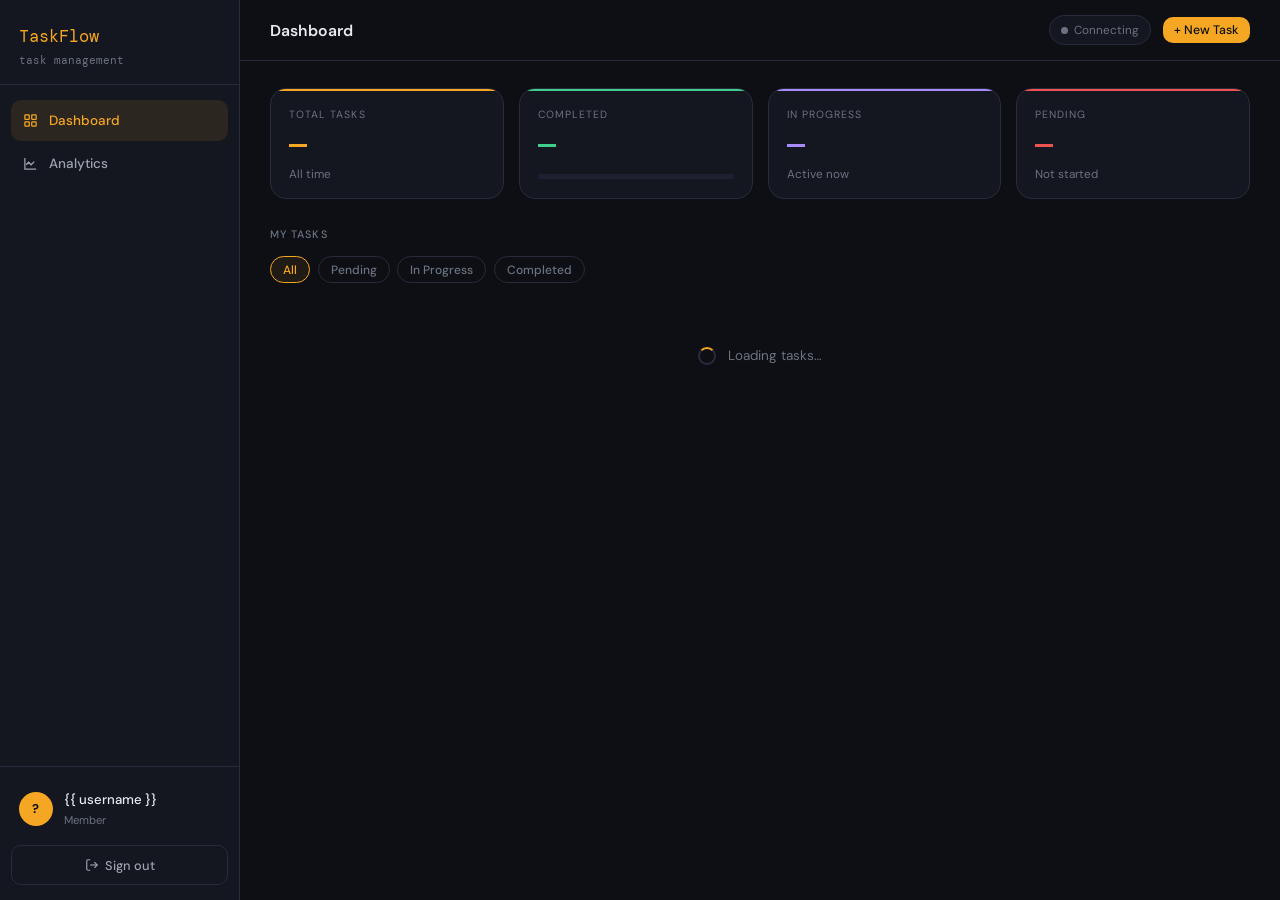
<file: templates/dashboard/index.html>
<!DOCTYPE html>
<html lang="en">
<head>
  <meta charset="UTF-8" />
  <meta name="viewport" content="width=device-width, initial-scale=1.0" />
  <title>FlowDesk — Dashboard</title>
  <link rel="stylesheet" href="/static/css/style.css" />
  <!-- Socket.IO client — must load before app.js -->
  <script src="https://cdn.socket.io/4.7.5/socket.io.min.js"></script>
</head>
<body>

<!-- ══════════════════════════════════════════════════════════
     APP SHELL
     ══════════════════════════════════════════════════════════ -->
<div class="app-shell">

  <!-- ── Sidebar ──────────────────────────────────────────── -->
  <aside class="sidebar" id="sidebar">

    <div class="sidebar-logo">
      TaskFlow
      <span>task management</span>
    </div>

    <ul class="sidebar-nav">
      <li>
        <a href="#" id="nav-dashboard" class="active"
           onclick="showSection('dashboard', this)">
          <!-- Grid icon -->
          <svg width="15" height="15" fill="none" stroke="currentColor"
               stroke-width="2" viewBox="0 0 24 24">
            <rect x="3" y="3" width="7" height="7" rx="1"/>
            <rect x="14" y="3" width="7" height="7" rx="1"/>
            <rect x="3"  y="14" width="7" height="7" rx="1"/>
            <rect x="14" y="14" width="7" height="7" rx="1"/>
          </svg>
          Dashboard
        </a>
      </li>
      <li>
        <a href="#" id="nav-analytics"
           onclick="showSection('analytics', this)">
          <!-- Chart icon -->
          <svg width="15" height="15" fill="none" stroke="currentColor"
               stroke-width="2" viewBox="0 0 24 24">
            <path d="M3 3v18h18"/>
            <path d="M18 9l-5 5-4-4-4 4"/>
          </svg>
          Analytics
        </a>
      </li>
    </ul>

    <div class="sidebar-footer">
      <div class="sidebar-user">
        <!-- Avatar shows first letter of username -->
        <div class="avatar" id="user-avatar">?</div>
        <div>
          <div class="sidebar-username">{{ username }}</div>
          <div class="sidebar-role">Member</div>
        </div>
      </div>
      <button class="btn btn-ghost" style="width:100%;font-size:0.85rem;"
              onclick="logout()">
        <!-- Logout icon -->
        <svg width="14" height="14" fill="none" stroke="currentColor"
             stroke-width="2" viewBox="0 0 24 24">
          <path d="M9 21H5a2 2 0 01-2-2V5a2 2 0 012-2h4"/>
          <polyline points="16 17 21 12 16 7"/>
          <line x1="21" y1="12" x2="9" y2="12"/>
        </svg>
        Sign out
      </button>
    </div>

  </aside>

  <!-- ── Main Content ─────────────────────────────────────── -->
  <main class="main-content">

    <!-- Top Bar -->
    <div class="topbar">
      <div class="topbar-left">
        <!-- Hamburger for mobile -->
        <button class="menu-toggle" onclick="toggleSidebar()"
                aria-label="Toggle menu">
          <svg width="18" height="18" fill="none" stroke="currentColor"
               stroke-width="2" viewBox="0 0 24 24">
            <line x1="3" y1="12" x2="21" y2="12"/>
            <line x1="3" y1="6"  x2="21" y2="6"/>
            <line x1="3" y1="18" x2="21" y2="18"/>
          </svg>
        </button>
        <span class="topbar-title" id="page-title">Dashboard</span>
      </div>
      <div class="topbar-right">
        <!-- WebSocket live status dot -->
        <div class="ws-status">
          <div class="ws-dot" id="ws-dot"></div>
          <span id="ws-label">Connecting</span>
        </div>
        <button class="btn btn-primary btn-sm" onclick="openModal()">
          + New Task
        </button>
      </div>
    </div>

    <!-- Page Body -->
    <div class="page-body">

      <!-- ════════════════════════════════════════════════════
           DASHBOARD SECTION
           ════════════════════════════════════════════════════ -->
      <section id="section-dashboard">

        <!-- Stat cards -->
        <div class="stats-grid">
          <div class="stat-card amber">
            <div class="stat-label">Total Tasks</div>
            <div class="stat-value" id="stat-total">—</div>
            <div class="stat-sub">All time</div>
          </div>
          <div class="stat-card green">
            <div class="stat-label">Completed</div>
            <div class="stat-value" id="stat-completed">—</div>
            <div class="progress-wrap">
              <div class="progress-fill" id="stat-progress"
                   style="width:0%"></div>
            </div>
          </div>
          <div class="stat-card purple">
            <div class="stat-label">In Progress</div>
            <div class="stat-value" id="stat-inprogress">—</div>
            <div class="stat-sub">Active now</div>
          </div>
          <div class="stat-card red">
            <div class="stat-label">Pending</div>
            <div class="stat-value" id="stat-pending">—</div>
            <div class="stat-sub">Not started</div>
          </div>
        </div>

        <!-- Task list header + filters -->
        <div class="section-header">
          <span class="section-title">My Tasks</span>
          <span id="task-count-label"
                style="font-size:0.8rem;color:var(--text-muted);"></span>
        </div>

        <div class="task-filters">
          <button class="filter-btn active"
                  onclick="applyFilter('all', this)">All</button>
          <button class="filter-btn"
                  onclick="applyFilter('pending', this)">Pending</button>
          <button class="filter-btn"
                  onclick="applyFilter('in_progress', this)">In Progress</button>
          <button class="filter-btn"
                  onclick="applyFilter('completed', this)">Completed</button>
        </div>

        <!-- Tasks render here -->
        <div id="task-list" class="task-list">
          <div class="loading-state">
            <div class="spinner"></div>
            Loading tasks…
          </div>
        </div>

      </section>

      <!-- ════════════════════════════════════════════════════
           ANALYTICS SECTION
           ════════════════════════════════════════════════════ -->
      <section id="section-analytics" style="display:none;">

        <div class="section-header" style="margin-bottom:1.25rem;">
          <span class="section-title">Analytics Overview</span>
          <button class="btn btn-ghost btn-sm" onclick="loadAnalytics()">
            ↺ Refresh
          </button>
        </div>

        <!-- Priority distribution -->
        <div class="priority-bar" id="priority-bar">
          <div class="priority-bar-label">Priority Distribution</div>
          <div class="priority-pill high">
            <div class="dot"></div>
            <span id="ana-high">0</span> High
          </div>
          <div class="priority-pill medium">
            <div class="dot"></div>
            <span id="ana-medium">0</span> Medium
          </div>
          <div class="priority-pill low">
            <div class="dot"></div>
            <span id="ana-low">0</span> Low
          </div>
        </div>

        <!-- Analytics stat cards -->
        <div class="stats-grid">
          <div class="stat-card amber">
            <div class="stat-label">Productivity Score</div>
            <div class="stat-value" id="ana-score">—</div>
            <div class="stat-sub">Weighted completion</div>
          </div>
          <div class="stat-card green">
            <div class="stat-label">Completion Rate</div>
            <div class="stat-value" id="ana-pct">—</div>
            <div class="progress-wrap">
              <div class="progress-fill" id="ana-progress"
                   style="width:0%"></div>
            </div>
          </div>
          <div class="stat-card blue">
            <div class="stat-label">Total Tasks</div>
            <div class="stat-value" id="ana-total">—</div>
            <div class="stat-sub">All time</div>
          </div>
        </div>

        <!-- Daily trend -->
        <div class="section-title" style="margin:1.5rem 0 0.75rem;">
          Daily Task Trend (last 7 days)
        </div>
        <div id="trend-table" class="trend-table">
          <div class="loading-state">
            <div class="spinner"></div>
            Loading trend…
          </div>
        </div>

      </section>

    </div><!-- /page-body -->
  </main>

</div><!-- /app-shell -->

<!-- ════════════════════════════════════════════════════════════
     ADD / EDIT TASK MODAL
     ════════════════════════════════════════════════════════════ -->
<div class="modal-overlay" id="modal-overlay"
     onclick="closeModalOnOutside(event)">
  <div class="modal">

    <div class="modal-header">
      <span class="modal-title" id="modal-title">New Task</span>
      <button class="btn-close" onclick="closeModal()" aria-label="Close">
        <svg width="18" height="18" fill="none" stroke="currentColor"
             stroke-width="2" viewBox="0 0 24 24">
          <line x1="18" y1="6"  x2="6"  y2="18"/>
          <line x1="6"  y1="6"  x2="18" y2="18"/>
        </svg>
      </button>
    </div>

    <!-- Modal alert (inline error messages) -->
    <div id="modal-alert" class="alert"></div>

    <div class="form-group">
      <label for="t-title">Title *</label>
      <input type="text" id="t-title"
             placeholder="What needs to be done?" maxlength="200" />
    </div>

    <div class="form-group">
      <label for="t-desc">Description</label>
      <textarea id="t-desc"
                placeholder="Optional details…" maxlength="2000"></textarea>
    </div>

    <div class="form-row">
      <div class="form-group">
        <label for="t-priority">Priority</label>
        <select id="t-priority">
          <option value="low">Low</option>
          <option value="medium" selected>Medium</option>
          <option value="high">High</option>
        </select>
      </div>
      <div class="form-group">
        <label for="t-status">Status</label>
        <select id="t-status">
          <option value="pending" selected>Pending</option>
          <option value="in_progress">In Progress</option>
          <option value="completed">Completed</option>
        </select>
      </div>
    </div>

    <div class="modal-footer">
      <button class="btn btn-ghost" onclick="closeModal()">Cancel</button>
      <button class="btn btn-primary" id="save-btn"
              style="width:auto;padding:0.7rem 1.5rem;"
              onclick="saveTask()">
        Save Task
      </button>
    </div>

  </div>
</div>

<!-- Toast container — toasts are injected here by JS -->
<div id="toast-container"></div>

<!-- Main app script -->
<script src="/static/js/app.js"></script>

</body>
</html>
</file>
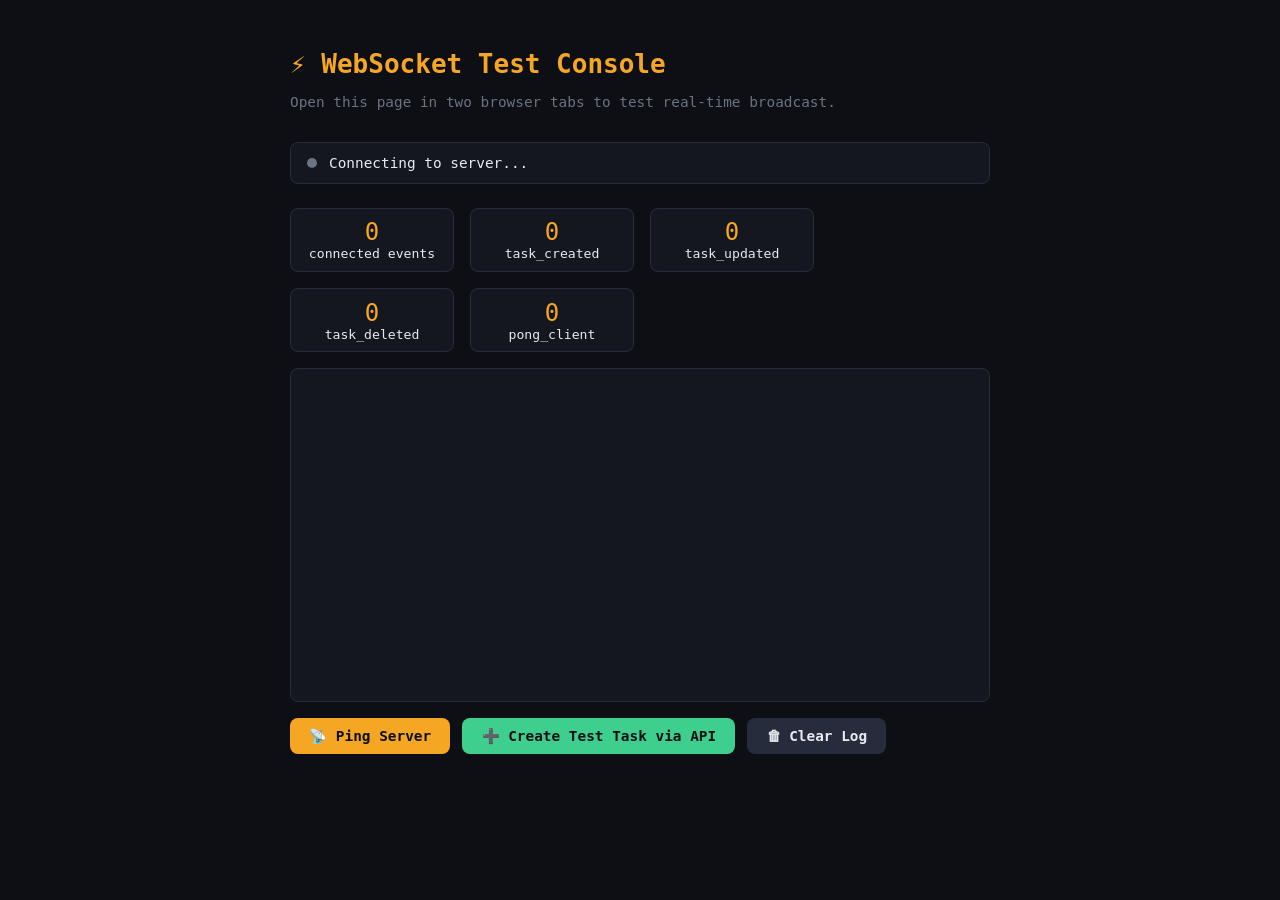
<file: templates/test_socket.html>
<!DOCTYPE html>
<html lang="en">
<head>
  <meta charset="UTF-8" />
  <title>FlowDesk — WebSocket Test</title>
  <style>
    body { font-family: monospace; background: #0d0f14; color: #e8eaf0;
           padding: 2rem; max-width: 700px; margin: 0 auto; }
    h1   { color: #f5a623; margin-bottom: 0.5rem; }
    .sub { color: #6b7280; margin-bottom: 2rem; font-size: 0.9rem; }

    .status-bar {
      display: flex; align-items: center; gap: 0.75rem;
      background: #141720; border: 1px solid #272c3d;
      padding: 0.75rem 1rem; border-radius: 8px; margin-bottom: 1.5rem;
    }
    .dot { width: 10px; height: 10px; border-radius: 50%; background: #6b7280;
           transition: all 0.3s; flex-shrink: 0; }
    .dot.connected { background: #3ecf8e; box-shadow: 0 0 8px #3ecf8e; }
    .dot.error      { background: #f05252; box-shadow: 0 0 8px #f05252; }
    #status-text { font-size: 0.9rem; }

    .log-box {
      background: #141720; border: 1px solid #272c3d;
      border-radius: 8px; padding: 1rem;
      height: 300px; overflow-y: auto;
      margin-bottom: 1rem;
    }
    .log-entry { padding: 0.3rem 0; border-bottom: 1px solid #1c2030;
                 font-size: 0.85rem; }
    .log-entry:last-child { border-bottom: none; }
    .log-entry.info    { color: #60a5fa; }
    .log-entry.success { color: #3ecf8e; }
    .log-entry.event   { color: #f5a623; }
    .log-entry.error   { color: #f05252; }

    .btn-row { display: flex; gap: 0.75rem; flex-wrap: wrap; }
    button {
      padding: 0.6rem 1.2rem; border-radius: 8px; border: none;
      cursor: pointer; font-family: monospace; font-size: 0.9rem;
      font-weight: 600; transition: all 0.2s;
    }
    .btn-ping    { background: #f5a623; color: #0d0f14; }
    .btn-create  { background: #3ecf8e; color: #0d0f14; }
    .btn-clear   { background: #272c3d; color: #e8eaf0; }
    button:hover { opacity: 0.85; transform: translateY(-1px); }

    .event-counters {
      display: flex; gap: 1rem; margin-bottom: 1rem; flex-wrap: wrap;
    }
    .counter {
      background: #141720; border: 1px solid #272c3d;
      border-radius: 8px; padding: 0.6rem 1rem; font-size: 0.82rem;
      min-width: 130px; text-align: center;
    }
    .counter .num { font-size: 1.5rem; color: #f5a623; display: block; }
  </style>
</head>
<body>

  <h1>⚡ WebSocket Test Console</h1>
  <p class="sub">Open this page in two browser tabs to test real-time broadcast.</p>

  <!-- Connection status -->
  <div class="status-bar">
    <div class="dot" id="dot"></div>
    <span id="status-text">Connecting to server...</span>
  </div>

  <!-- Event counters -->
  <div class="event-counters">
    <div class="counter">
      <span class="num" id="cnt-connected">0</span>
      connected events
    </div>
    <div class="counter">
      <span class="num" id="cnt-created">0</span>
      task_created
    </div>
    <div class="counter">
      <span class="num" id="cnt-updated">0</span>
      task_updated
    </div>
    <div class="counter">
      <span class="num" id="cnt-deleted">0</span>
      task_deleted
    </div>
    <div class="counter">
      <span class="num" id="cnt-pong">0</span>
      pong_client
    </div>
  </div>

  <!-- Event log -->
  <div class="log-box" id="log"></div>

  <!-- Buttons -->
  <div class="btn-row">
    <button class="btn-ping" onclick="sendPing()">📡 Ping Server</button>
    <button class="btn-create" onclick="createTestTask()">➕ Create Test Task via API</button>
    <button class="btn-clear" onclick="clearLog()">🗑 Clear Log</button>
  </div>

  <!-- Socket.IO client library -->
  <script src="https://cdn.socket.io/4.7.5/socket.io.min.js"></script>

  <script>
    // ── Counters ───────────────────────────────────────────────────────────
    const counters = {
      connected: 0, created: 0, updated: 0, deleted: 0, pong: 0
    };

    function incr(key) {
      counters[key]++;
      const map = {
        connected: 'cnt-connected',
        created:   'cnt-created',
        updated:   'cnt-updated',
        deleted:   'cnt-deleted',
        pong:      'cnt-pong',
      };
      if (map[key]) document.getElementById(map[key]).textContent = counters[key];
    }

    // ── Logging ────────────────────────────────────────────────────────────
    function log(message, type = 'info') {
      const box   = document.getElementById('log');
      const entry = document.createElement('div');
      const time  = new Date().toLocaleTimeString('en-GB', { hour12: false });
      entry.className = `log-entry ${type}`;
      entry.textContent = `[${time}] ${message}`;
      box.appendChild(entry);
      // Auto-scroll to bottom
      box.scrollTop = box.scrollHeight;
    }

    function clearLog() {
      document.getElementById('log').innerHTML = '';
      log('Log cleared.', 'info');
    }

    // ── Status indicator ───────────────────────────────────────────────────
    function setStatus(text, state) {
      document.getElementById('status-text').textContent = text;
      const dot = document.getElementById('dot');
      dot.className = 'dot ' + (state || '');
    }

    // ── Socket.IO connection ───────────────────────────────────────────────
    // io() with no arguments connects to the same host that served the page.
    // transports: try WebSocket first, fall back to polling if needed.
    const socket = io({
      transports: ['websocket', 'polling']
    });

    // ── Connection events ──────────────────────────────────────────────────
    socket.on('connect', () => {
      setStatus(`Connected  (socket id: ${socket.id})`, 'connected');
      log(`✅ Socket connected — ID: ${socket.id}`, 'success');
    });

    socket.on('disconnect', (reason) => {
      setStatus('Disconnected — ' + reason, 'error');
      log(`❌ Disconnected: ${reason}`, 'error');
    });

    socket.on('connect_error', (err) => {
      setStatus('Connection error', 'error');
      log(`⚠️  Connection error: ${err.message}`, 'error');
    });

    // ── Server confirmation event ──────────────────────────────────────────
    socket.on('connected', (data) => {
      incr('connected');
      log(`📨 Server says: ${data.message}  (room: ${data.room})`, 'success');
    });

    // ── Task broadcast events ──────────────────────────────────────────────
    // These fire when ANY client creates/updates/deletes a task.

    socket.on('task_created', (task) => {
      incr('created');
      log(`🟢 task_created — ID: ${task.id} | "${task.title}" | ${task.priority} | ${task.status}`, 'event');
    });

    socket.on('task_updated', (task) => {
      incr('updated');
      log(`🟡 task_updated — ID: ${task.id} | "${task.title}" | status: ${task.status}`, 'event');
    });

    socket.on('task_deleted', (data) => {
      incr('deleted');
      log(`🔴 task_deleted — ID: ${data.id}`, 'event');
    });

    // ── Pong event ─────────────────────────────────────────────────────────
    socket.on('pong_client', (data) => {
      incr('pong');
      log(`🏓 Pong received — server status: ${data.status}`, 'info');
    });

    // ── Actions ────────────────────────────────────────────────────────────
    function sendPing() {
      socket.emit('ping_server', { from: 'test_console' });
      log('📡 Ping sent to server...', 'info');
    }

    async function createTestTask() {
      log('Calling POST /api/tasks...', 'info');
      try {
        const res = await fetch('/api/tasks', {
          method:  'POST',
          headers: { 'Content-Type': 'application/json' },
          body:    JSON.stringify({
            title:       'WebSocket test task — ' + new Date().toLocaleTimeString(),
            description: 'Created from the socket test console',
            priority:    'high',
            status:      'pending',
          }),
        });
        const data = await res.json();
        if (data.success) {
          log(`✅ Task created via REST (id=${data.data.id}) — watch for task_created event above`, 'success');
        } else {
          log(`⚠️  API error: ${data.message}`, 'error');
          log('   (Make sure you are logged in — open /auth/login first)', 'error');
        }
      } catch (err) {
        log(`❌ Fetch error: ${err.message}`, 'error');
      }
    }

    // Auto-ping every 30 seconds to keep connection alive
    setInterval(() => {
      if (socket.connected) {
        socket.emit('ping_server', { from: 'keepalive' });
      }
    }, 30000);

    log('Initialising Socket.IO connection...', 'info');
  </script>

</body>
</html>
</file>
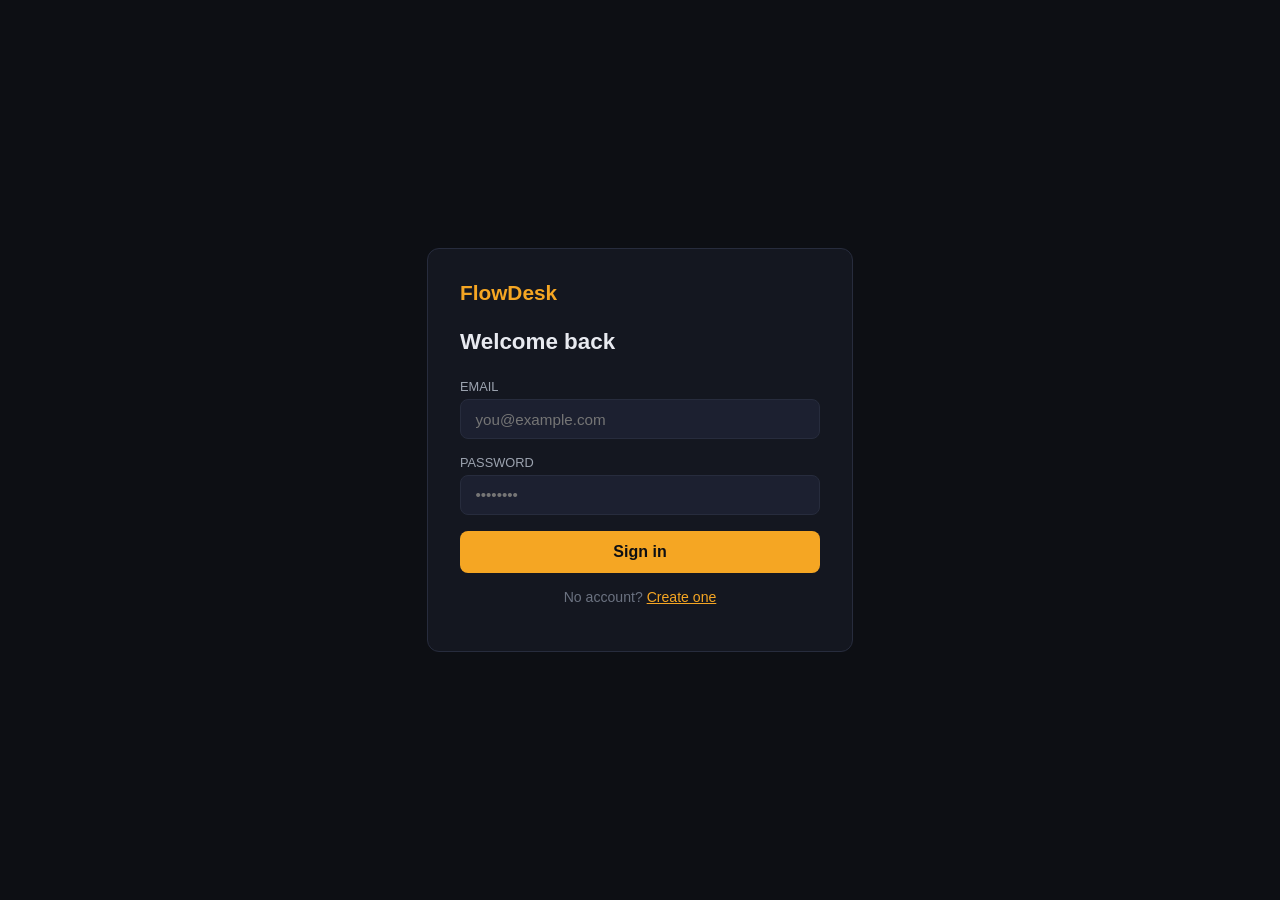
<file: templates/auth/login.html>
<!DOCTYPE html>
<html lang="en">
<head>
  <meta charset="UTF-8" />
  <meta name="viewport" content="width=device-width, initial-scale=1.0" />
  <title>FlowDesk — Login</title>
  <!-- We'll add the full CSS in the frontend step.
       For now this minimal style lets us test the route works. -->
  <style>
    body { font-family: sans-serif; display: flex; justify-content: center;
           align-items: center; min-height: 100vh; margin: 0;
           background: #0d0f14; color: #e8eaf0; }
    .card { background: #141720; padding: 2rem; border-radius: 12px;
            width: 360px; border: 1px solid #272c3d; }
    h1 { margin-bottom: 1.5rem; font-size: 1.4rem; }
    label { display: block; font-size: 0.8rem; color: #9ca3af;
            margin-bottom: 0.3rem; text-transform: uppercase; }
    input { width: 100%; padding: 0.65rem 0.9rem; border-radius: 8px;
            border: 1px solid #272c3d; background: #1c2030; color: #e8eaf0;
            font-size: 0.95rem; margin-bottom: 1rem; box-sizing: border-box; }
    button { width: 100%; padding: 0.75rem; background: #f5a623; color: #0d0f14;
             border: none; border-radius: 8px; font-size: 1rem;
             font-weight: 600; cursor: pointer; }
    button:hover { background: #f0b84a; }
    .alert { padding: 0.65rem 0.9rem; border-radius: 8px; margin-bottom: 1rem;
             display: none; font-size: 0.88rem; }
    .alert.show { display: block; }
    .alert-error   { background: rgba(240,82,82,0.15); color: #f05252; }
    .alert-success { background: rgba(62,207,142,0.15); color: #3ecf8e; }
    .switch { text-align: center; margin-top: 1rem; font-size: 0.88rem;
              color: #6b7280; }
    .switch a { color: #f5a623; }
    .logo { color: #f5a623; font-size: 1.3rem; font-weight: 700;
            margin-bottom: 1.5rem; }
  </style>
</head>
<body>
<div class="card">
  <div class="logo">FlowDesk</div>
  <h1>Welcome back</h1>

  <div id="alert" class="alert"></div>

  <label for="email">Email</label>
  <input type="email" id="email" placeholder="you@example.com" />

  <label for="password">Password</label>
  <input type="password" id="password" placeholder="••••••••" />

  <button onclick="handleLogin()">Sign in</button>

  <p class="switch">
    No account? <a href="/auth/register">Create one</a>
  </p>
</div>

<script>
  // Allow pressing Enter to submit
  document.addEventListener('keydown', function(e) {
    if (e.key === 'Enter') handleLogin();
  });

  async function handleLogin() {
    const email    = document.getElementById('email').value.trim();
    const password = document.getElementById('password').value;

    if (!email || !password) {
      showAlert('Please fill in all fields.', 'error');
      return;
    }

    try {
      // fetch() sends a POST request with JSON body to our API route
      const response = await fetch('/auth/api/login', {
        method: 'POST',
        headers: { 'Content-Type': 'application/json' },
        body: JSON.stringify({ email, password }),
      });

      const data = await response.json();

      if (data.success) {
        showAlert('Logged in! Redirecting...', 'success');
        // Wait 600ms so user sees the success message, then redirect
        setTimeout(() => window.location.href = '/dashboard', 600);
      } else {
        showAlert(data.message || 'Login failed.', 'error');
      }

    } catch (err) {
      showAlert('Network error. Is the server running?', 'error');
    }
  }

  function showAlert(message, type) {
    const el = document.getElementById('alert');
    el.textContent = message;
    el.className = 'alert alert-' + type + ' show';
  }
</script>
</body>
</html>
</file>
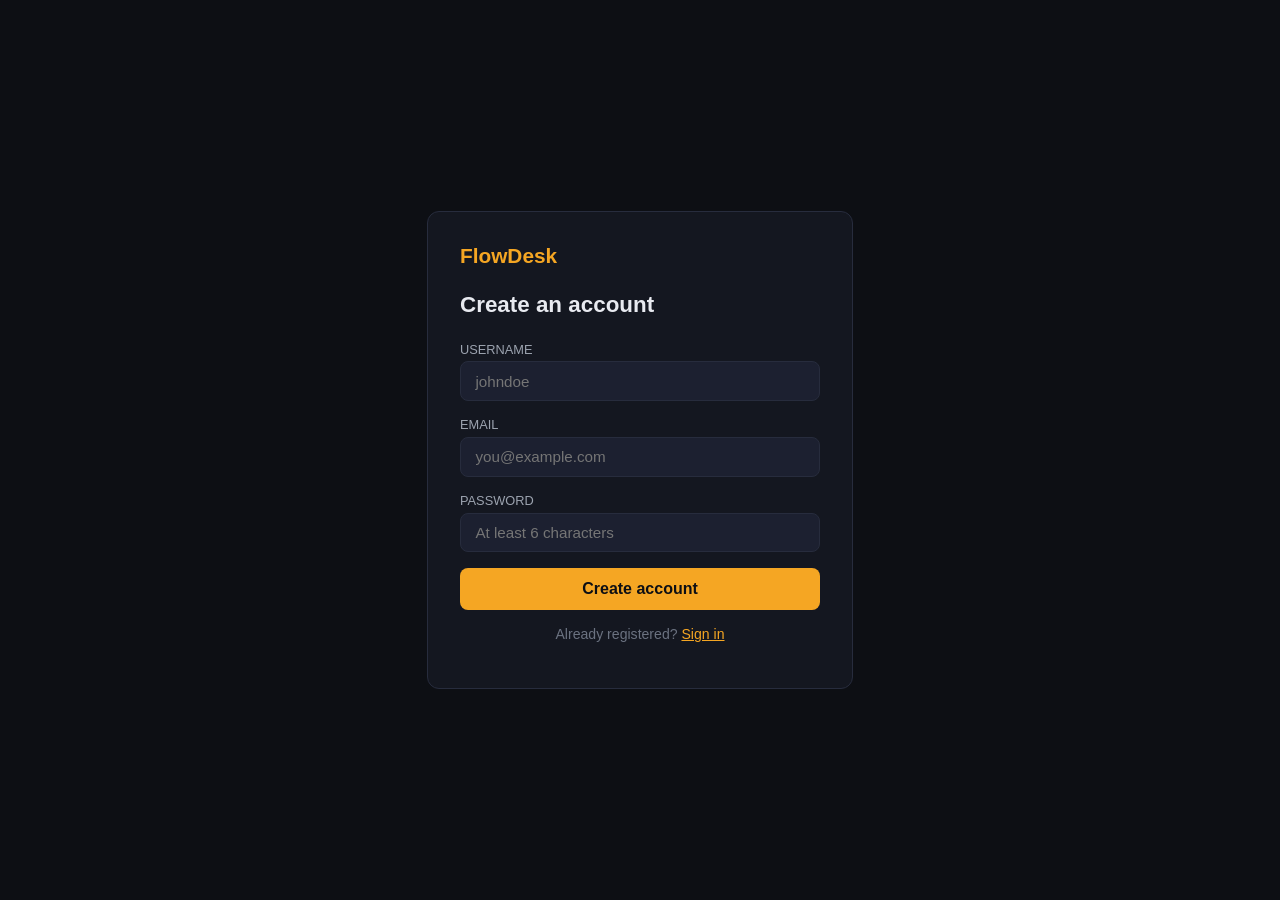
<file: templates/auth/register.html>
<!DOCTYPE html>
<html lang="en">
<head>
  <meta charset="UTF-8" />
  <meta name="viewport" content="width=device-width, initial-scale=1.0" />
  <title>FlowDesk — Register</title>
  <style>
    body { font-family: sans-serif; display: flex; justify-content: center;
           align-items: center; min-height: 100vh; margin: 0;
           background: #0d0f14; color: #e8eaf0; }
    .card { background: #141720; padding: 2rem; border-radius: 12px;
            width: 360px; border: 1px solid #272c3d; }
    h1 { margin-bottom: 1.5rem; font-size: 1.4rem; }
    label { display: block; font-size: 0.8rem; color: #9ca3af;
            margin-bottom: 0.3rem; text-transform: uppercase; }
    input { width: 100%; padding: 0.65rem 0.9rem; border-radius: 8px;
            border: 1px solid #272c3d; background: #1c2030; color: #e8eaf0;
            font-size: 0.95rem; margin-bottom: 1rem; box-sizing: border-box; }
    button { width: 100%; padding: 0.75rem; background: #f5a623; color: #0d0f14;
             border: none; border-radius: 8px; font-size: 1rem;
             font-weight: 600; cursor: pointer; }
    button:hover { background: #f0b84a; }
    .alert { padding: 0.65rem 0.9rem; border-radius: 8px; margin-bottom: 1rem;
             display: none; font-size: 0.88rem; }
    .alert.show { display: block; }
    .alert-error   { background: rgba(240,82,82,0.15); color: #f05252; }
    .alert-success { background: rgba(62,207,142,0.15); color: #3ecf8e; }
    .switch { text-align: center; margin-top: 1rem; font-size: 0.88rem;
              color: #6b7280; }
    .switch a { color: #f5a623; }
    .logo { color: #f5a623; font-size: 1.3rem; font-weight: 700;
            margin-bottom: 1.5rem; }
  </style>
</head>
<body>
<div class="card">
  <div class="logo">FlowDesk</div>
  <h1>Create an account</h1>

  <div id="alert" class="alert"></div>

  <label for="username">Username</label>
  <input type="text" id="username" placeholder="johndoe" />

  <label for="email">Email</label>
  <input type="email" id="email" placeholder="you@example.com" />

  <label for="password">Password</label>
  <input type="password" id="password" placeholder="At least 6 characters" />

  <button onclick="handleRegister()">Create account</button>

  <p class="switch">
    Already registered? <a href="/auth/login">Sign in</a>
  </p>
</div>

<script>
  document.addEventListener('keydown', function(e) {
    if (e.key === 'Enter') handleRegister();
  });

  async function handleRegister() {
    const username = document.getElementById('username').value.trim();
    const email    = document.getElementById('email').value.trim();
    const password = document.getElementById('password').value;

    if (!username || !email || !password) {
      showAlert('Please fill in all fields.', 'error');
      return;
    }

    try {
      const response = await fetch('/auth/api/register', {
        method: 'POST',
        headers: { 'Content-Type': 'application/json' },
        body: JSON.stringify({ username, email, password }),
      });

      const data = await response.json();

      if (data.success) {
        showAlert('Account created! Redirecting to login...', 'success');
        setTimeout(() => window.location.href = '/auth/login', 1200);
      } else {
        showAlert(data.message || 'Registration failed.', 'error');
      }

    } catch (err) {
      showAlert('Network error. Is the server running?', 'error');
    }
  }

  function showAlert(message, type) {
    const el = document.getElementById('alert');
    el.textContent = message;
    el.className = 'alert alert-' + type + ' show';
  }
</script>
</body>
</html>
</file>
<file: static/css/style.css>
/* ============================================================
   FlowDesk — Main Stylesheet
   Theme: Dark slate with amber accents
   Font: DM Mono (code/numbers) + DM Sans (body text)
   ============================================================ */

@import url('https://fonts.googleapis.com/css2?family=DM+Mono:wght@400;500&family=DM+Sans:ital,wght@0,300;0,400;0,500;0,600;1,400&display=swap');

/* ── CSS Custom Properties (variables) ────────────────────────────────────────
   Defining colours and sizes once here means changing one
   value updates the whole UI consistently.                                  */
:root {
  --bg:           #0d0f14;   /* Page background */
  --bg-card:      #141720;   /* Card/sidebar background */
  --bg-input:     #1c2030;   /* Input field background */
  --border:       #272c3d;   /* Borders and dividers */
  --amber:        #f5a623;   /* Primary accent — amber/gold */
  --amber-dim:    #b37718;   /* Darker amber for hover states */
  --green:        #3ecf8e;   /* Success / completed */
  --red:          #f05252;   /* Danger / high priority */
  --blue:         #60a5fa;   /* Info / low priority */
  --purple:       #a78bfa;   /* In-progress accent */
  --text:         #e8eaf0;   /* Primary text */
  --text-muted:   #6b7280;   /* Secondary text */
  --text-dim:     #9ca3af;   /* Tertiary text */
  --radius:       10px;      /* Standard border radius */
  --radius-lg:    16px;      /* Large border radius */
  --sidebar-w:    240px;     /* Sidebar width */
  --transition:   0.2s ease; /* Standard transition */
}

/* ── Reset ────────────────────────────────────────────────────────────────── */
*, *::before, *::after {
  box-sizing: border-box;
  margin:     0;
  padding:    0;
}

html {
  font-size:       15px;
  scroll-behavior: smooth;
}

body {
  font-family:            'DM Sans', sans-serif;
  background:             var(--bg);
  color:                  var(--text);
  min-height:             100vh;
  line-height:            1.6;
  -webkit-font-smoothing: antialiased;
}

a    { color: var(--amber); text-decoration: none; }
a:hover { text-decoration: underline; }

/* Inherit font for form elements — browser default is ugly */
input, textarea, select, button { font-family: inherit; }

/* ════════════════════════════════════════════════════════════
   AUTH PAGES
   ════════════════════════════════════════════════════════════ */

.auth-wrapper {
  min-height:      100vh;
  display:         flex;
  align-items:     center;
  justify-content: center;
  background:      radial-gradient(ellipse at 30% 50%, #1a1f30 0%, var(--bg) 70%);
  padding:         2rem;
}

.auth-card {
  background:    var(--bg-card);
  border:        1px solid var(--border);
  border-radius: var(--radius-lg);
  padding:       2.5rem 2rem;
  width:         100%;
  max-width:     420px;
  box-shadow:    0 24px 64px rgba(0,0,0,0.5);
  /* Slide in from below on page load */
  animation:     cardIn 0.4s ease both;
}

@keyframes cardIn {
  from { opacity: 0; transform: translateY(16px); }
  to   { opacity: 1; transform: translateY(0); }
}

.auth-logo {
  font-family:    'DM Mono', monospace;
  font-size:      1.4rem;
  color:          var(--amber);
  letter-spacing: -0.02em;
}

.auth-logo span { color: var(--text-muted); }

.auth-title {
  font-size:   1.5rem;
  font-weight: 600;
  margin-top:  1.5rem;
}

.auth-sub {
  color:         var(--text-muted);
  font-size:     0.9rem;
  margin-bottom: 2rem;
}

/* ── Form groups ──────────────────────────────────────────────────────────── */
.form-group { margin-bottom: 1.1rem; }

.form-group label {
  display:        block;
  font-size:      0.75rem;
  font-weight:    500;
  color:          var(--text-dim);
  text-transform: uppercase;
  letter-spacing: 0.08em;
  margin-bottom:  0.4rem;
}

.form-group input,
.form-group textarea,
.form-group select {
  width:      100%;
  background: var(--bg-input);
  border:     1px solid var(--border);
  border-radius: var(--radius);
  padding:    0.7rem 1rem;
  color:      var(--text);
  font-size:  0.95rem;
  outline:    none;
  transition: border-color var(--transition), box-shadow var(--transition);
}

.form-group input:focus,
.form-group textarea:focus,
.form-group select:focus {
  border-color: var(--amber);
  box-shadow:   0 0 0 3px rgba(245,166,35,0.12);
}

.form-group textarea {
  resize:     vertical;
  min-height: 80px;
}

/* Custom select arrow */
.form-group select {
  appearance:          none;
  background-image:    url("data:image/svg+xml,%3Csvg xmlns='http://www.w3.org/2000/svg' width='12' height='12' viewBox='0 0 24 24' fill='none' stroke='%236b7280' stroke-width='2'%3E%3Cpath d='M6 9l6 6 6-6'/%3E%3C/svg%3E");
  background-repeat:   no-repeat;
  background-position: right 1rem center;
  cursor:              pointer;
}

/* Two-column form row */
.form-row {
  display:               grid;
  grid-template-columns: 1fr 1fr;
  gap:                   1rem;
}

/* ── Buttons ──────────────────────────────────────────────────────────────── */
.btn {
  display:         inline-flex;
  align-items:     center;
  justify-content: center;
  gap:             0.4rem;
  padding:         0.7rem 1.4rem;
  border-radius:   var(--radius);
  border:          none;
  cursor:          pointer;
  font-size:       0.92rem;
  font-weight:     500;
  transition:      all var(--transition);
  white-space:     nowrap;
}

.btn-primary {
  background: var(--amber);
  color:      #0d0f14;
}
.btn-primary:hover {
  background:  #f0b84a;
  transform:   translateY(-1px);
  box-shadow:  0 4px 20px rgba(245,166,35,0.3);
}
.btn-primary:active { transform: translateY(0); }

.btn-ghost {
  background: transparent;
  color:      var(--text-dim);
  border:     1px solid var(--border);
}
.btn-ghost:hover {
  border-color: var(--amber);
  color:        var(--amber);
}

.btn-danger {
  background: rgba(240,82,82,0.12);
  color:      var(--red);
  border:     1px solid rgba(240,82,82,0.25);
}
.btn-danger:hover { background: rgba(240,82,82,0.22); }

.btn-sm     { padding: 0.35rem 0.75rem; font-size: 0.82rem; }
.btn-full   { width: 100%; padding: 0.8rem; font-size: 1rem; }

/* ── Alert messages ───────────────────────────────────────────────────────── */
.alert {
  padding:       0.72rem 1rem;
  border-radius: var(--radius);
  margin-bottom: 1rem;
  font-size:     0.88rem;
  display:       none;
}
.alert.show    { display: block; }
.alert-error   { background: rgba(240,82,82,0.12);  border: 1px solid rgba(240,82,82,0.3);  color: var(--red);   }
.alert-success { background: rgba(62,207,142,0.12); border: 1px solid rgba(62,207,142,0.3); color: var(--green); }

.auth-switch {
  text-align:  center;
  margin-top:  1.5rem;
  font-size:   0.88rem;
  color:       var(--text-muted);
}

/* ════════════════════════════════════════════════════════════
   DASHBOARD LAYOUT
   ════════════════════════════════════════════════════════════ */

.app-shell {
  display:    flex;
  min-height: 100vh;
}

/* ── Sidebar ──────────────────────────────────────────────────────────────── */
.sidebar {
  width:            var(--sidebar-w);
  background:       var(--bg-card);
  border-right:     1px solid var(--border);
  display:          flex;
  flex-direction:   column;
  position:         fixed;
  top:0; left:0;
  height:           100vh;
  z-index:          100;
  transition:       transform var(--transition);
}

.sidebar-logo {
  padding:       1.5rem 1.25rem 1rem;
  font-family:   'DM Mono', monospace;
  font-size:     1.15rem;
  color:         var(--amber);
  border-bottom: 1px solid var(--border);
}

.sidebar-logo span {
  display:   block;
  font-size: 0.72rem;
  color:     var(--text-muted);
  margin-top: 0.1rem;
}

.sidebar-nav {
  list-style: none;
  padding:    1rem 0.75rem;
  flex:       1;
}

.sidebar-nav li { margin-bottom: 0.15rem; }

.sidebar-nav li a {
  display:     flex;
  align-items: center;
  gap:         0.75rem;
  padding:     0.65rem 0.75rem;
  border-radius: var(--radius);
  color:       var(--text-dim);
  font-size:   0.9rem;
  font-weight: 500;
  transition:  all var(--transition);
}

.sidebar-nav li a:hover,
.sidebar-nav li a.active {
  background:     rgba(245,166,35,0.1);
  color:          var(--amber);
  text-decoration: none;
}

.sidebar-footer {
  padding:    1rem 0.75rem;
  border-top: 1px solid var(--border);
}

.sidebar-user {
  display:     flex;
  align-items: center;
  gap:         0.75rem;
  padding:     0.5rem;
  margin-bottom: 0.6rem;
}

/* User avatar circle */
.avatar {
  width:           34px;
  height:          34px;
  border-radius:   50%;
  background:      var(--amber);
  color:           #0d0f14;
  display:         flex;
  align-items:     center;
  justify-content: center;
  font-weight:     700;
  font-size:       0.85rem;
  flex-shrink:     0;
}

.sidebar-username { font-size: 0.88rem; font-weight: 500; }
.sidebar-role     { font-size: 0.75rem; color: var(--text-muted); }

/* ── Main content ─────────────────────────────────────────────────────────── */
.main-content {
  margin-left:    var(--sidebar-w);
  flex:           1;
  display:        flex;
  flex-direction: column;
}

/* ── Top bar ──────────────────────────────────────────────────────────────── */
.topbar {
  display:         flex;
  align-items:     center;
  justify-content: space-between;
  padding:         1rem 2rem;
  border-bottom:   1px solid var(--border);
  background:      var(--bg);
  position:        sticky;
  top:             0;
  z-index:         50;
  /* Subtle blur makes it feel layered */
  backdrop-filter: blur(8px);
}

.topbar-left {
  display:     flex;
  align-items: center;
  gap:         0.75rem;
}

.topbar-title { font-size: 1.05rem; font-weight: 600; }

.topbar-right {
  display:     flex;
  align-items: center;
  gap:         0.75rem;
}

/* WebSocket status pill */
.ws-status {
  display:     flex;
  align-items: center;
  gap:         0.4rem;
  font-size:   0.78rem;
  color:       var(--text-muted);
  background:  var(--bg-card);
  padding:     0.32rem 0.75rem;
  border-radius: 99px;
  border:      1px solid var(--border);
}

.ws-dot {
  width:         7px;
  height:        7px;
  border-radius: 50%;
  background:    var(--text-muted);
  transition:    background var(--transition), box-shadow var(--transition);
}

.ws-dot.connected {
  background: var(--green);
  box-shadow: 0 0 6px var(--green);
}

/* Mobile menu toggle */
.menu-toggle {
  display:       none;
  background:    transparent;
  border:        1px solid var(--border);
  color:         var(--text);
  padding:       0.4rem 0.65rem;
  border-radius: var(--radius);
  cursor:        pointer;
  line-height:   1;
}

/* ── Page body ────────────────────────────────────────────────────────────── */
.page-body { padding: 1.75rem 2rem; flex: 1; }

/* ════════════════════════════════════════════════════════════
   STATS CARDS
   ════════════════════════════════════════════════════════════ */

.stats-grid {
  display:               grid;
  grid-template-columns: repeat(auto-fit, minmax(155px, 1fr));
  gap:                   1rem;
  margin-bottom:         1.75rem;
}

.stat-card {
  background:    var(--bg-card);
  border:        1px solid var(--border);
  border-radius: var(--radius-lg);
  padding:       1.2rem 1.2rem 1rem;
  position:      relative;
  overflow:      hidden;
  transition:    transform var(--transition), border-color var(--transition);
}

.stat-card:hover {
  transform:    translateY(-2px);
  border-color: rgba(245,166,35,0.3);
}

/* Coloured top edge stripe */
.stat-card::before {
  content:  '';
  position: absolute;
  top:0; left:0; right:0;
  height:   2px;
}

.stat-card.amber::before  { background: var(--amber); }
.stat-card.green::before  { background: var(--green); }
.stat-card.blue::before   { background: var(--blue);  }
.stat-card.red::before    { background: var(--red);   }
.stat-card.purple::before { background: var(--purple);}

.stat-label {
  font-size:      0.7rem;
  text-transform: uppercase;
  letter-spacing: 0.1em;
  color:          var(--text-muted);
  margin-bottom:  0.5rem;
}

.stat-value {
  font-family: 'DM Mono', monospace;
  font-size:   2rem;
  font-weight: 500;
  line-height: 1;
}

.stat-card.amber  .stat-value { color: var(--amber);  }
.stat-card.green  .stat-value { color: var(--green);  }
.stat-card.blue   .stat-value { color: var(--blue);   }
.stat-card.red    .stat-value { color: var(--red);    }
.stat-card.purple .stat-value { color: var(--purple); }

.stat-sub { font-size: 0.78rem; color: var(--text-muted); margin-top: 0.25rem; }

/* Animated progress bar inside stat card */
.progress-wrap {
  height:        5px;
  background:    var(--bg-input);
  border-radius: 99px;
  margin-top:    0.85rem;
  overflow:      hidden;
}

.progress-fill {
  height:        100%;
  background:    var(--amber);
  border-radius: 99px;
  /* The width is set by JS — this transition animates it */
  transition:    width 0.9s cubic-bezier(.22,.61,.36,1);
}

/* ════════════════════════════════════════════════════════════
   PRIORITY DISTRIBUTION BAR
   ════════════════════════════════════════════════════════════ */

.priority-bar {
  background:    var(--bg-card);
  border:        1px solid var(--border);
  border-radius: var(--radius-lg);
  padding:       1.1rem 1.25rem;
  margin-bottom: 1.75rem;
  display:       flex;
  align-items:   center;
  gap:           0.75rem;
  flex-wrap:     wrap;
}

.priority-bar-label {
  font-size:      0.7rem;
  text-transform: uppercase;
  letter-spacing: 0.1em;
  color:          var(--text-muted);
  flex:           1 0 100%;
  margin-bottom:  0.5rem;
}

.priority-pill {
  display:         inline-flex;
  align-items:     center;
  gap:             0.4rem;
  padding:         0.28rem 0.8rem;
  border-radius:   99px;
  font-size:       0.8rem;
  font-weight:     500;
}

.priority-pill .dot { width: 7px; height: 7px; border-radius: 50%; }

.priority-pill.high   { background: rgba(240,82,82,0.12);  color: var(--red);   }
.priority-pill.high   .dot { background: var(--red);   }
.priority-pill.medium { background: rgba(245,166,35,0.12); color: var(--amber); }
.priority-pill.medium .dot { background: var(--amber); }
.priority-pill.low    { background: rgba(96,165,250,0.12); color: var(--blue);  }
.priority-pill.low    .dot { background: var(--blue);  }

/* ════════════════════════════════════════════════════════════
   TASK LIST
   ════════════════════════════════════════════════════════════ */

.section-header {
  display:         flex;
  align-items:     center;
  justify-content: space-between;
  margin-bottom:   0.9rem;
}

.section-title {
  font-size:      0.72rem;
  text-transform: uppercase;
  letter-spacing: 0.1em;
  color:          var(--text-muted);
  font-weight:    500;
}

/* Filter pills */
.task-filters {
  display:       flex;
  gap:           0.5rem;
  margin-bottom: 1.1rem;
  flex-wrap:     wrap;
}

.filter-btn {
  padding:       0.3rem 0.8rem;
  border-radius: 99px;
  font-size:     0.8rem;
  font-weight:   500;
  border:        1px solid var(--border);
  background:    transparent;
  color:         var(--text-muted);
  cursor:        pointer;
  transition:    all var(--transition);
}

.filter-btn.active,
.filter-btn:hover {
  border-color: var(--amber);
  color:        var(--amber);
  background:   rgba(245,166,35,0.08);
}

.task-list {
  display:        flex;
  flex-direction: column;
  gap:            0.7rem;
}

/* Individual task card */
.task-card {
  background:    var(--bg-card);
  border:        1px solid var(--border);
  border-radius: var(--radius-lg);
  padding:       1rem 1.2rem;
  display:       flex;
  align-items:   flex-start;
  gap:           1rem;
  transition:    transform var(--transition), opacity 0.2s ease;
  /* Animate in when added to DOM */
  animation:     taskIn 0.25s ease both;
}

@keyframes taskIn {
  from { opacity: 0; transform: translateY(8px); }
  to   { opacity: 1; transform: translateY(0); }
}

.task-card:hover { transform: translateX(3px); }

/* Removal animation — added via JS before deleting from DOM */
.task-card.removing {
  opacity:   0;
  transform: translateX(-12px);
  transition: opacity 0.2s ease, transform 0.2s ease;
}

/* Left colour bar — colour depends on data-priority attribute */
.task-card::before {
  content:       '';
  width:         3px;
  align-self:    stretch;
  border-radius: 99px;
  flex-shrink:   0;
}
.task-card[data-priority="high"]::before   { background: var(--red);   }
.task-card[data-priority="medium"]::before { background: var(--amber); }
.task-card[data-priority="low"]::before    { background: var(--blue);  }

.task-body   { flex: 1; min-width: 0; }

.task-title {
  font-weight:   500;
  font-size:     0.95rem;
  white-space:   nowrap;
  overflow:      hidden;
  text-overflow: ellipsis;
  margin-bottom: 0.2rem;
}

/* Completed tasks get a strikethrough */
.task-card[data-status="completed"] .task-title {
  text-decoration: line-through;
  color:           var(--text-muted);
}

.task-desc {
  font-size:     0.82rem;
  color:         var(--text-muted);
  white-space:   nowrap;
  overflow:      hidden;
  text-overflow: ellipsis;
  margin-bottom: 0.5rem;
}

.task-meta {
  display:     flex;
  align-items: center;
  gap:         0.45rem;
  flex-wrap:   wrap;
}

/* ── Badges ───────────────────────────────────────────────────────────────── */
.badge {
  display:         inline-flex;
  align-items:     center;
  padding:         0.14rem 0.5rem;
  border-radius:   99px;
  font-size:       0.7rem;
  font-weight:     500;
  text-transform:  capitalize;
}

.badge-high         { background: rgba(240,82,82,0.12);  color: var(--red);    }
.badge-medium       { background: rgba(245,166,35,0.12); color: var(--amber);  }
.badge-low          { background: rgba(96,165,250,0.12); color: var(--blue);   }
.badge-pending      { background: rgba(107,114,128,0.15);color: var(--text-muted); }
.badge-in_progress  { background: rgba(167,139,250,0.12);color: var(--purple); }
.badge-completed    { background: rgba(62,207,142,0.12); color: var(--green);  }

.task-date {
  font-size:   0.7rem;
  color:       var(--text-muted);
  margin-left: auto;
}

.task-actions {
  display:     flex;
  gap:         0.35rem;
  flex-shrink: 0;
  align-self:  center;
}

/* ── Empty state ─────────────────────────────────────────────────────────── */
.empty-state {
  text-align: center;
  padding:    4rem 2rem;
  color:      var(--text-muted);
}

.empty-state svg { margin-bottom: 1rem; opacity: 0.35; }
.empty-state h3  { font-size: 1rem; margin-bottom: 0.4rem; }
.empty-state p   { font-size: 0.88rem; }

/* ════════════════════════════════════════════════════════════
   ADD / EDIT TASK MODAL
   ════════════════════════════════════════════════════════════ */

.modal-overlay {
  position:        fixed;
  inset:           0;
  background:      rgba(0,0,0,0.72);
  z-index:         200;
  display:         flex;
  align-items:     center;
  justify-content: center;
  padding:         1rem;
  opacity:         0;
  pointer-events:  none;
  transition:      opacity var(--transition);
}

.modal-overlay.open {
  opacity:        1;
  pointer-events: all;
}

.modal {
  background:    var(--bg-card);
  border:        1px solid var(--border);
  border-radius: var(--radius-lg);
  padding:       2rem;
  width:         100%;
  max-width:     480px;
  box-shadow:    0 32px 80px rgba(0,0,0,0.6);
  /* Scale in when overlay opens */
  transform:     scale(0.95) translateY(12px);
  transition:    transform var(--transition);
}

.modal-overlay.open .modal {
  transform: scale(1) translateY(0);
}

.modal-header {
  display:         flex;
  align-items:     center;
  justify-content: space-between;
  margin-bottom:   1.5rem;
}

.modal-title { font-size: 1.1rem; font-weight: 600; }

.btn-close {
  background:    transparent;
  border:        none;
  color:         var(--text-muted);
  cursor:        pointer;
  padding:       0.25rem;
  border-radius: 6px;
  display:       flex;
  align-items:   center;
  transition:    color var(--transition);
}
.btn-close:hover { color: var(--text); }

.modal-footer {
  display:         flex;
  justify-content: flex-end;
  gap:             0.75rem;
  margin-top:      1.5rem;
}

/* ════════════════════════════════════════════════════════════
   ANALYTICS SECTION
   ════════════════════════════════════════════════════════════ */

.trend-table {
  background:    var(--bg-card);
  border:        1px solid var(--border);
  border-radius: var(--radius-lg);
  overflow:      hidden;
  margin-top:    1.25rem;
}

.trend-row {
  display:       flex;
  align-items:   center;
  gap:           1rem;
  padding:       0.75rem 1.25rem;
  border-bottom: 1px solid var(--border);
}

.trend-row:last-child { border-bottom: none; }

.trend-date {
  font-family: 'DM Mono', monospace;
  font-size:   0.82rem;
  color:       var(--text-muted);
  width:       95px;
  flex-shrink: 0;
}

.trend-bar-wrap {
  flex:          1;
  background:    var(--bg-input);
  border-radius: 99px;
  height:        6px;
  overflow:      hidden;
}

.trend-bar-fill {
  height:        100%;
  background:    var(--amber);
  border-radius: 99px;
  transition:    width 0.8s ease;
}

.trend-count {
  font-family: 'DM Mono', monospace;
  font-size:   0.85rem;
  color:       var(--amber);
  width:       20px;
  text-align:  right;
  flex-shrink: 0;
}

/* ════════════════════════════════════════════════════════════
   TOAST NOTIFICATIONS
   ════════════════════════════════════════════════════════════ */

#toast-container {
  position:       fixed;
  bottom:         1.5rem;
  right:          1.5rem;
  z-index:        999;
  display:        flex;
  flex-direction: column;
  gap:            0.5rem;
}

.toast {
  background:    var(--bg-card);
  border:        1px solid var(--border);
  border-radius: var(--radius);
  padding:       0.75rem 1rem;
  font-size:     0.85rem;
  min-width:     220px;
  max-width:     320px;
  box-shadow:    0 8px 24px rgba(0,0,0,0.4);
  display:       flex;
  align-items:   center;
  gap:           0.5rem;
  animation:     toastIn 0.3s ease forwards;
}

@keyframes toastIn {
  from { opacity: 0; transform: translateX(16px); }
  to   { opacity: 1; transform: translateX(0);    }
}

.toast.success { border-color: rgba(62,207,142,0.35);  }
.toast.error   { border-color: rgba(240,82,82,0.35);   }
.toast.info    { border-color: rgba(245,166,35,0.35);  }

.toast-icon { flex-shrink: 0; }
.toast.success .toast-icon { color: var(--green); }
.toast.error   .toast-icon { color: var(--red);   }
.toast.info    .toast-icon { color: var(--amber); }

/* ════════════════════════════════════════════════════════════
   SPINNER & LOADING
   ════════════════════════════════════════════════════════════ */

.spinner {
  width:         18px;
  height:        18px;
  border:        2px solid var(--border);
  border-top-color: var(--amber);
  border-radius: 50%;
  animation:     spin 0.7s linear infinite;
  display:       inline-block;
  flex-shrink:   0;
}

@keyframes spin { to { transform: rotate(360deg); } }

.loading-state {
  display:         flex;
  align-items:     center;
  justify-content: center;
  padding:         3rem;
  gap:             0.75rem;
  color:           var(--text-muted);
  font-size:       0.9rem;
}

/* ════════════════════════════════════════════════════════════
   RESPONSIVE — MOBILE
   ════════════════════════════════════════════════════════════ */

@media (max-width: 768px) {
  /* Hide sidebar off-screen — toggled with .open class */
  .sidebar {
    transform: translateX(-100%);
    box-shadow: none;
  }

  .sidebar.open {
    transform: translateX(0);
    box-shadow: 8px 0 32px rgba(0,0,0,0.5);
  }

  /* Main content takes full width */
  .main-content { margin-left: 0; }

  /* Show hamburger button */
  .menu-toggle { display: flex; align-items: center; }

  .page-body    { padding: 1rem; }
  .topbar       { padding: 0.75rem 1rem; }
  .form-row     { grid-template-columns: 1fr; }
  .stats-grid   { grid-template-columns: 1fr 1fr; }
}

@media (max-width: 480px) {
  .stats-grid { grid-template-columns: 1fr; }
}

/* ── Scrollbar styling ─────────────────────────────────────────────────────── */
::-webkit-scrollbar       { width: 5px; }
::-webkit-scrollbar-track { background: var(--bg); }
::-webkit-scrollbar-thumb { background: var(--border); border-radius: 99px; }
::-webkit-scrollbar-thumb:hover { background: var(--text-muted); }
</file>
